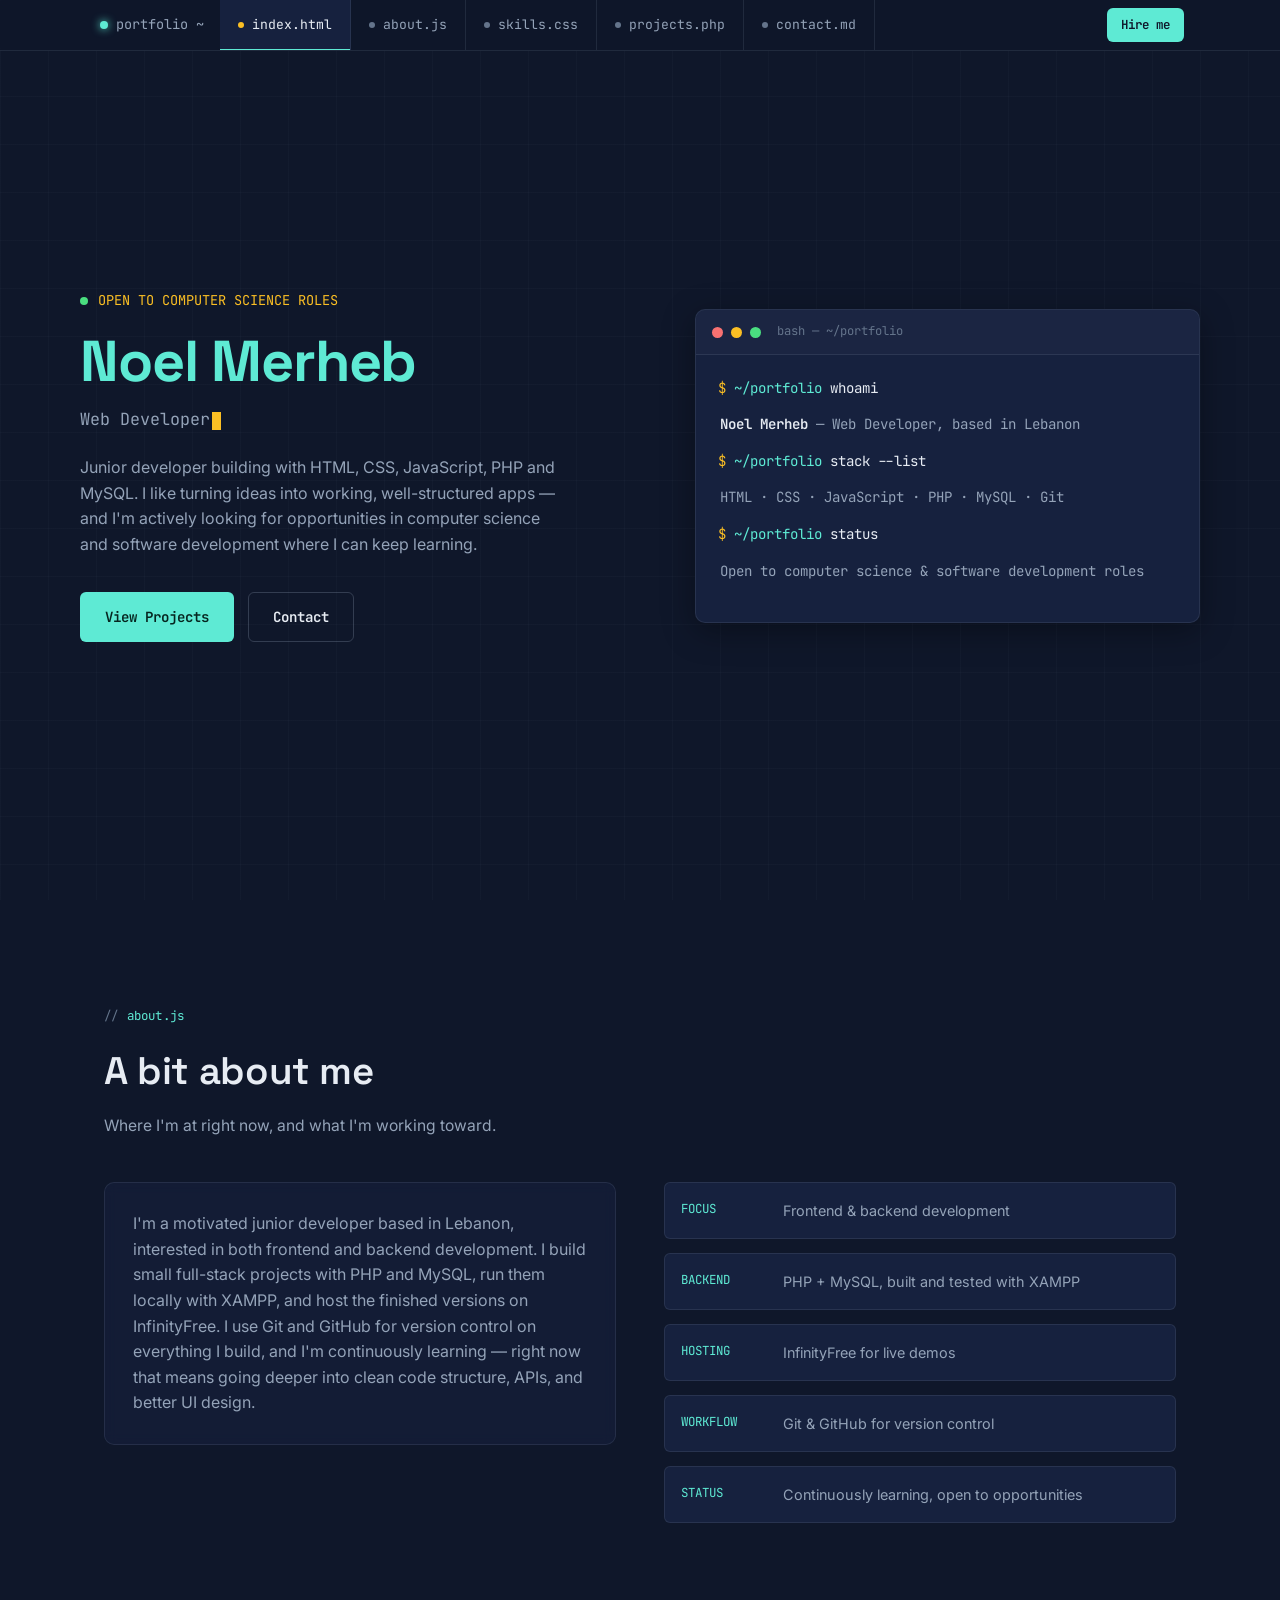
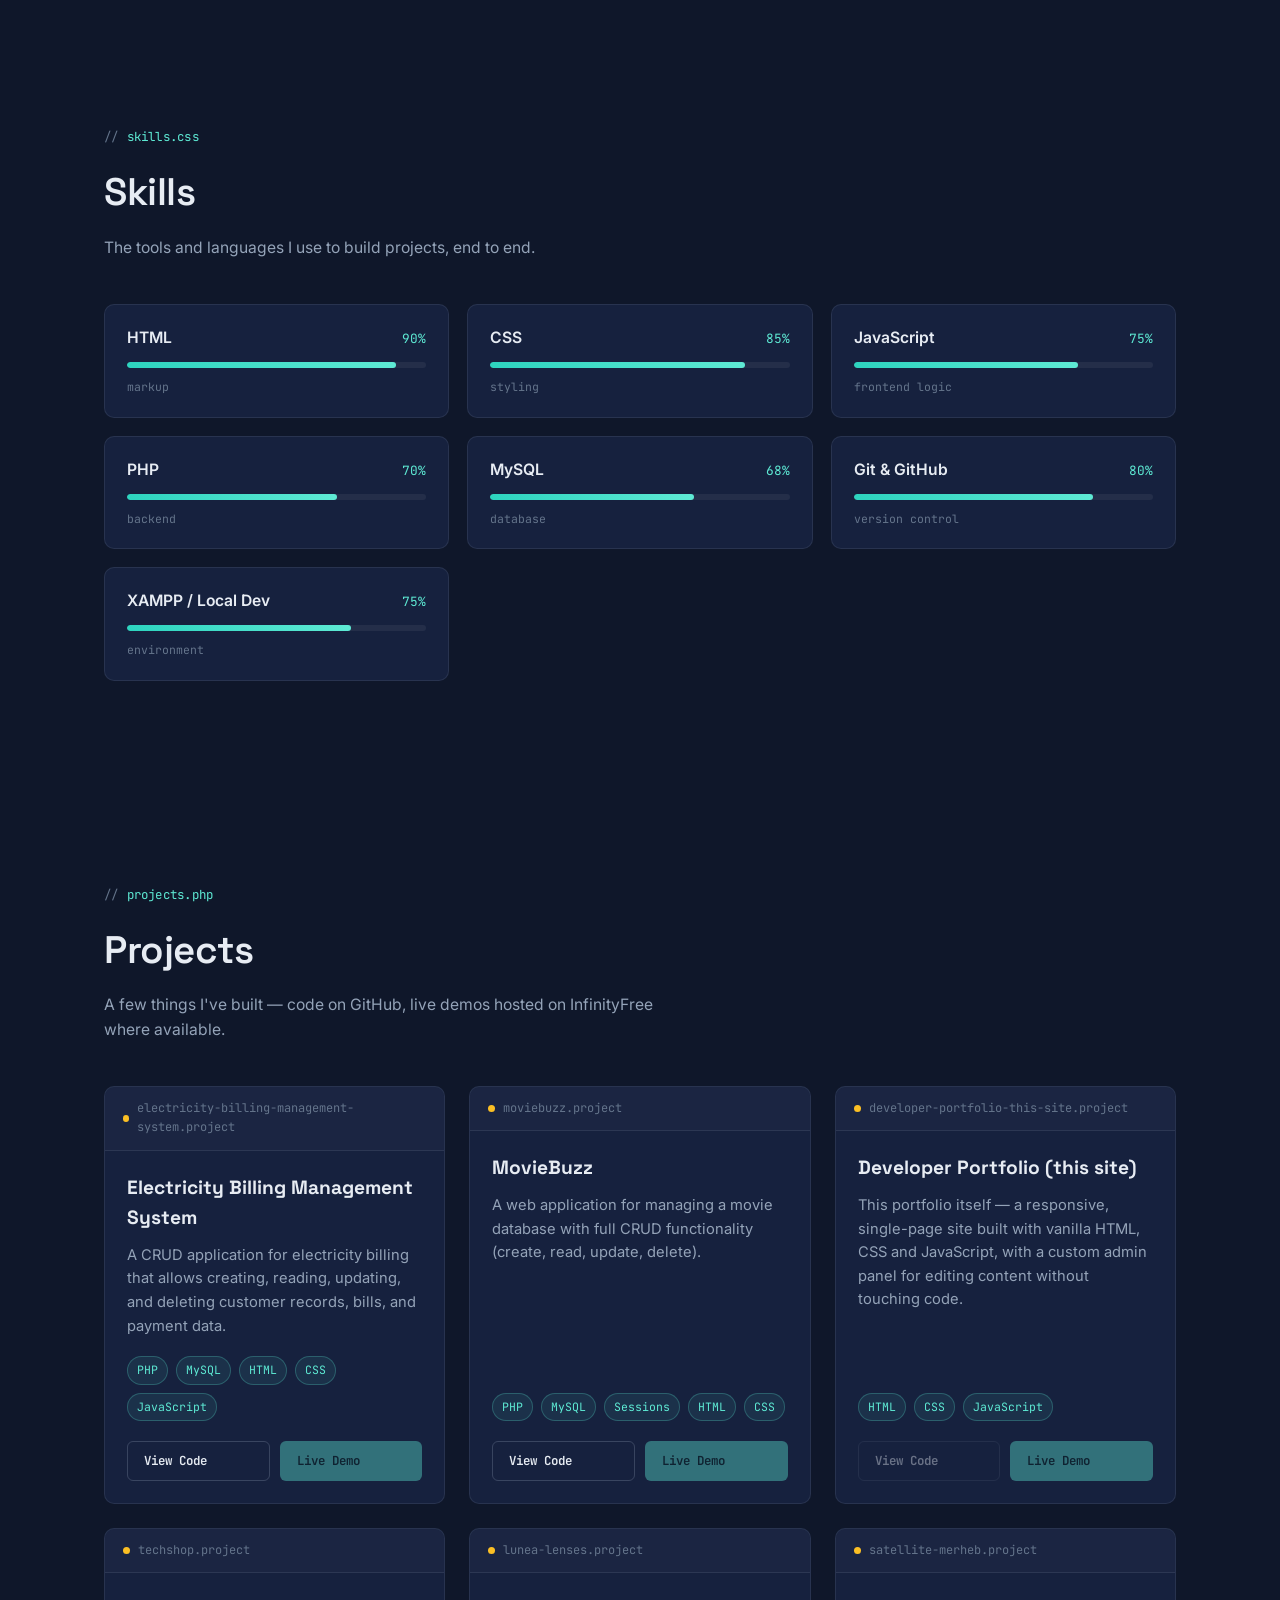
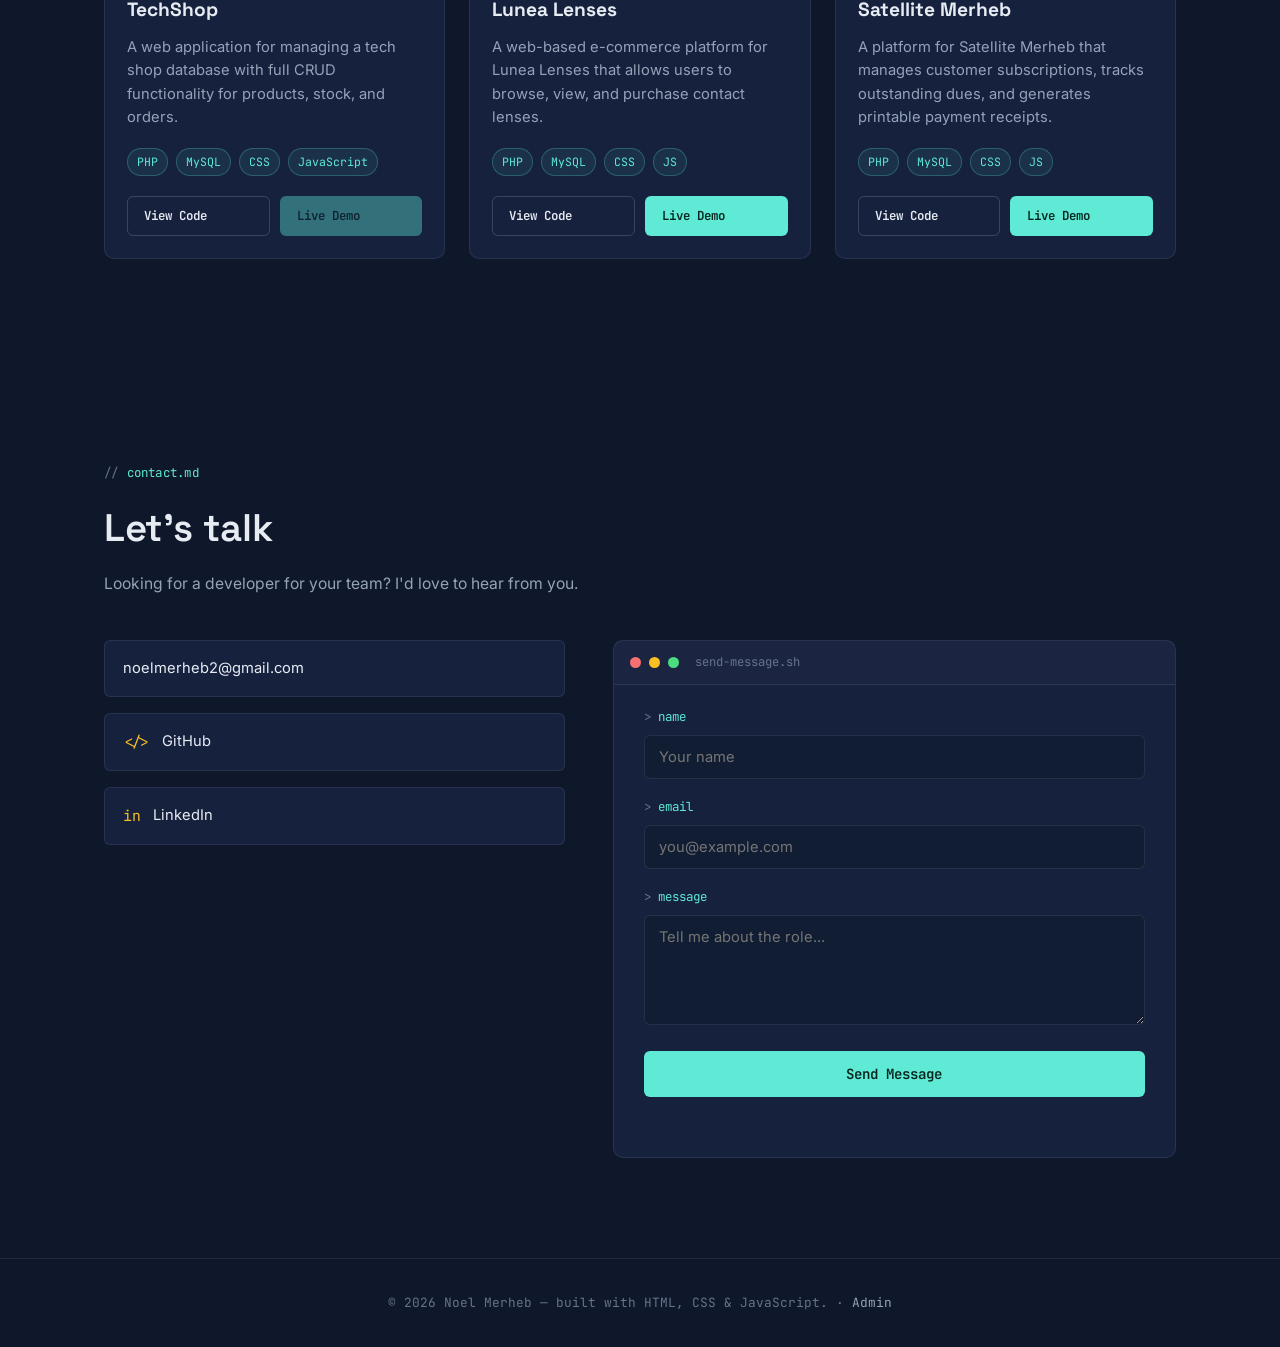
<file: index.html>
<!DOCTYPE html>
<html lang="en">
<head>
<meta charset="UTF-8">
<meta name="viewport" content="width=device-width, initial-scale=1.0">
<title>Noel Merheb — Web Developer</title>
<meta name="description" content="Portfolio of Noel Merheb, a junior web developer from Lebanon working with HTML, CSS, JavaScript, PHP and MySQL.">
<link rel="preconnect" href="https://fonts.googleapis.com">
<link href="https://fonts.googleapis.com/css2?family=Space+Grotesk:wght@500;600;700&family=Inter:wght@400;500;600&family=JetBrains+Mono:wght@400;500;600&display=swap" rel="stylesheet">
<link rel="stylesheet" href="style.css">
</head>
<body>

<div class="tabbar-wrap">
  <nav class="tabbar" id="tabbar">
    <div class="brand"><span class="dot"></span><span class="full">portfolio</span>~</div>
    <a class="tab active" data-target="home" href="#home"><span class="file-dot"></span>index.html</a>
    <a class="tab" data-target="about" href="#about"><span class="file-dot"></span>about.js</a>
    <a class="tab" data-target="skills" href="#skills"><span class="file-dot"></span>skills.css</a>
    <a class="tab" data-target="projects" href="#projects"><span class="file-dot"></span>projects.php</a>
    <a class="tab" data-target="contact" href="#contact"><span class="file-dot"></span>contact.md</a>
    <a class="cta-mini" href="#contact">Hire me</a>
  </nav>
</div>

<!-- ================= HERO ================= -->
<section id="home" class="hero container">
  <div class="hero-copy">
    <div class="kicker"><span class="pulse"></span>OPEN TO COMPUTER SCIENCE ROLES</div>
    <h1><span data-field="name">Noel Merheb</span></h1>
    <p class="role"><span data-field="title">Web Developer</span><span class="cursor"></span></p>
    <p class="intro" data-field="heroIntro">Loading...</p>
    <div class="btn-row">
      <a href="#projects" class="btn btn-primary">View Projects</a>
      <a href="#contact" class="btn btn-ghost">Contact</a>
    </div>
  </div>

  <div class="terminal reveal in">
    <div class="terminal-bar">
      <span class="tdot red"></span><span class="tdot yellow"></span><span class="tdot green"></span>
      <span class="tname">bash — ~/portfolio</span>
    </div>
    <div class="terminal-body" id="terminalBody"></div>
  </div>
</section>

<!-- ================= ABOUT ================= -->
<section id="about">
  <div class="container">
    <div class="eyebrow">about.js</div>
    <h2 class="section-title">A bit about me</h2>
    <p class="section-sub">Where I'm at right now, and what I'm working toward.</p>

    <div class="about-grid">
      <div class="about-card reveal">
        <p data-field="aboutText">Loading...</p>
      </div>
      <div class="about-facts">
        <div class="fact reveal"><span class="k">FOCUS</span><span class="v">Frontend &amp; backend development</span></div>
        <div class="fact reveal"><span class="k">BACKEND</span><span class="v">PHP + MySQL, built and tested with XAMPP</span></div>
        <div class="fact reveal"><span class="k">HOSTING</span><span class="v">InfinityFree for live demos</span></div>
        <div class="fact reveal"><span class="k">WORKFLOW</span><span class="v">Git &amp; GitHub for version control</span></div>
        <div class="fact reveal"><span class="k">STATUS</span><span class="v">Continuously learning, open to opportunities</span></div>
      </div>
    </div>
  </div>
</section>

<!-- ================= SKILLS ================= -->
<section id="skills">
  <div class="container">
    <div class="eyebrow">skills.css</div>
    <h2 class="section-title">Skills</h2>
    <p class="section-sub">The tools and languages I use to build projects, end to end.</p>
    <div class="skills-grid" id="skillsGrid"></div>
  </div>
</section>

<!-- ================= PROJECTS ================= -->
<section id="projects">
  <div class="container">
    <div class="eyebrow">projects.php</div>
    <h2 class="section-title">Projects</h2>
    <p class="section-sub">A few things I've built — code on GitHub, live demos hosted on InfinityFree where available.</p>
    <div class="projects-grid" id="projectsGrid"></div>
  </div>
</section>

<!-- ================= CONTACT ================= -->
<section id="contact">
  <div class="container">
    <div class="eyebrow">contact.md</div>
    <h2 class="section-title">Let's talk</h2>
    <p class="section-sub">Looking for a developer for your team? I'd love to hear from you.</p>

    <div class="contact-grid">
      <div class="contact-info">
        <a class="contact-link" data-field="email" href="#"><span class="ico">@</span><span data-field="email">email</span></a>
        <a class="contact-link" data-field="github" href="#" target="_blank" rel="noopener"><span class="ico">&lt;/&gt;</span>GitHub</a>
        <a class="contact-link" data-field="linkedin" href="#" target="_blank" rel="noopener"><span class="ico">in</span>LinkedIn</a>
      </div>

      <div class="form-card reveal">
        <div class="terminal-bar">
          <span class="tdot red"></span><span class="tdot yellow"></span><span class="tdot green"></span>
          <span class="tname">send-message.sh</span>
        </div>
        <form id="contactForm" novalidate>
          <div class="field">
            <label for="name">name</label>
            <input type="text" id="name" name="name" placeholder="Your name" required>
          </div>
          <div class="field">
            <label for="email">email</label>
            <input type="email" id="email" name="email" placeholder="you@example.com" required>
          </div>
          <div class="field">
            <label for="message">message</label>
            <textarea id="message" name="message" placeholder="Tell me about the role..." required></textarea>
          </div>
          <button type="submit" class="btn btn-primary btn-block">Send Message</button>
          <p class="form-status" id="formStatus"></p>
        </form>
      </div>
    </div>
  </div>
</section>

<footer>
  <div class="container">
    &copy; <span id="year"></span> <span data-field="name">Noel Merheb</span> — built with HTML, CSS &amp; JavaScript. ·
    <a href="admin.html">Admin</a>
  </div>
</footer>

<script src="script.js"></script>
</body>
</html>
</file>
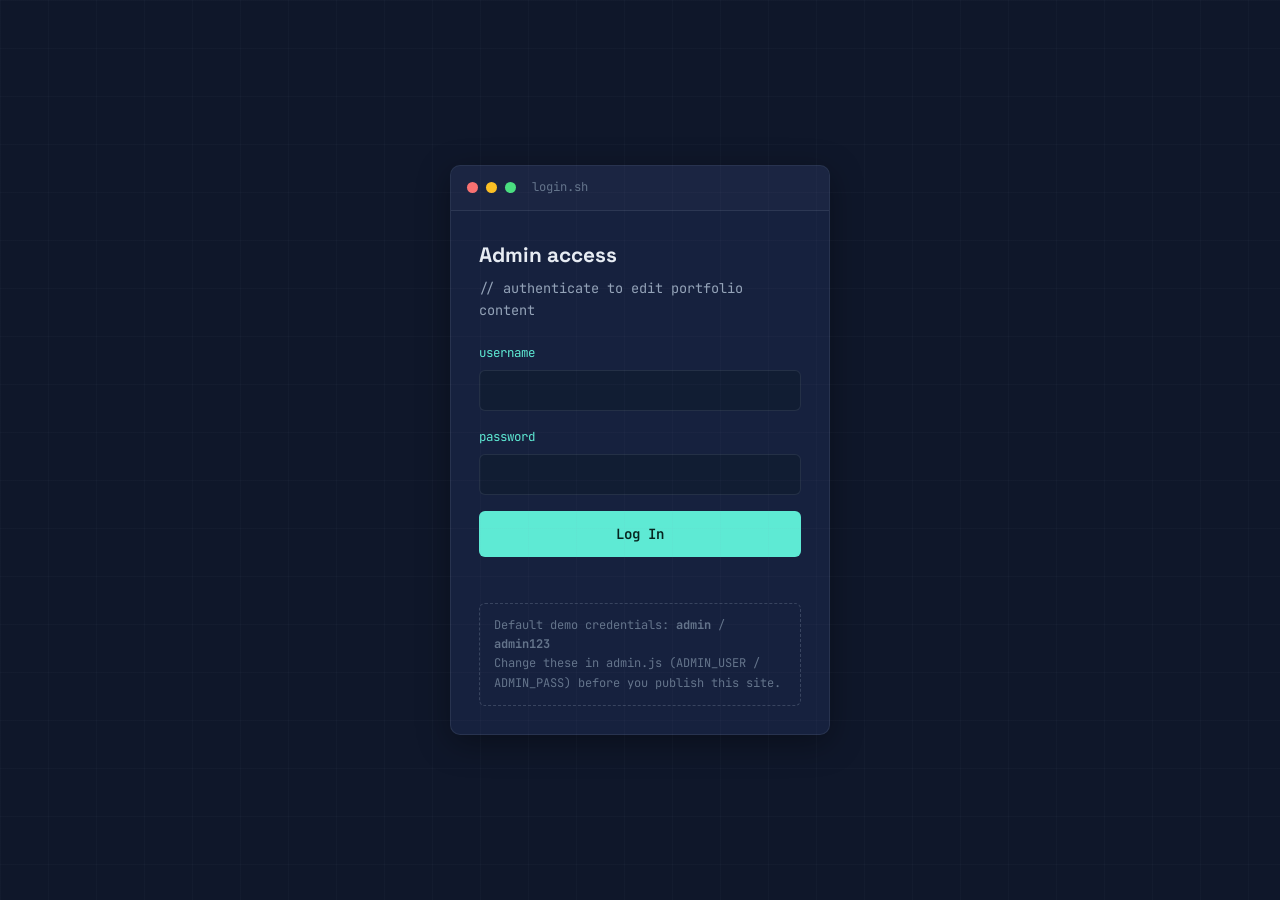
<file: admin.html>
<!DOCTYPE html>
<html lang="en">
<head>
<meta charset="UTF-8">
<meta name="viewport" content="width=device-width, initial-scale=1.0">
<title>Admin — Portfolio Content Manager</title>
<link rel="preconnect" href="https://fonts.googleapis.com">
<link href="https://fonts.googleapis.com/css2?family=Space+Grotesk:wght@500;600;700&family=Inter:wght@400;500;600&family=JetBrains+Mono:wght@400;500;600&display=swap" rel="stylesheet">
<link rel="stylesheet" href="style.css">
<link rel="stylesheet" href="admin.css">
</head>
<body class="admin-body">

<!-- ================= LOGIN SCREEN ================= -->
<div class="login-wrap" id="loginScreen">
  <div class="login-card">
    <div class="terminal-bar">
      <span class="tdot red"></span><span class="tdot yellow"></span><span class="tdot green"></span>
      <span class="tname">login.sh</span>
    </div>
    <div class="login-card-body">
      <h1>Admin access</h1>
      <p class="sub">// authenticate to edit portfolio content</p>
      <form id="loginForm">
        <div class="field-admin">
          <label for="username">username</label>
          <input type="text" id="username" autocomplete="username" required>
        </div>
        <div class="field-admin">
          <label for="password">password</label>
          <input type="password" id="password" autocomplete="current-password" required>
        </div>
        <button type="submit" class="btn btn-primary btn-block">Log In</button>
        <p class="login-error" id="loginError"></p>
      </form>
      <div class="login-hint">
        Default demo credentials: <strong>admin</strong> / <strong>admin123</strong><br>
        Change these in admin.js (ADMIN_USER / ADMIN_PASS) before you publish this site.
      </div>
    </div>
  </div>
</div>

<!-- ================= DASHBOARD ================= -->
<div id="dashboard" style="display:none; flex-direction:column; min-height:100vh;">

  <div class="admin-topbar">
    <div class="brand"><span class="dot"></span>portfolio-admin</div>
    <div class="spacer"></div>
    <a href="index.html" target="_blank" class="btn btn-ghost btn-small">View Site ↗</a>
    <button class="btn btn-ghost btn-small" id="logoutBtn">Log Out</button>
  </div>

  <div class="admin-shell">
    <nav class="admin-nav">
      <button class="admin-nav-btn active" data-panel="panel-text">✎ Site Text</button>
      <button class="admin-nav-btn" data-panel="panel-skills">▤ Skills</button>
      <button class="admin-nav-btn" data-panel="panel-projects">▣ Projects</button>
      <button class="admin-nav-btn" data-panel="panel-export">⬆ Publish / Export</button>
      <button class="admin-nav-btn" data-panel="panel-danger">⚠ Reset Data</button>
    </nav>

    <main class="admin-main">

      <!-- ---------- SITE TEXT ---------- -->
      <section class="admin-panel active" id="panel-text">
        <div class="panel-head">
          <div>
            <h2>Site text</h2>
            <p>Edit the name, title, and written sections shown on the site.</p>
          </div>
        </div>

        <div class="admin-card">
          <div class="grid-2">
            <div class="field-admin">
              <label for="f-name">Full name</label>
              <input type="text" id="f-name">
            </div>
            <div class="field-admin">
              <label for="f-title">Title</label>
              <input type="text" id="f-title">
            </div>
          </div>
          <div class="field-admin">
            <label for="f-location">Location</label>
            <input type="text" id="f-location">
          </div>
          <div class="field-admin">
            <label for="f-heroIntro">Hero intro</label>
            <textarea id="f-heroIntro"></textarea>
            <p class="hint">Shown under your title on the homepage.</p>
          </div>
          <div class="field-admin">
            <label for="f-aboutText">About section text</label>
            <textarea id="f-aboutText" style="min-height:130px;"></textarea>
          </div>
          <div class="grid-2">
            <div class="field-admin">
              <label for="f-email">Contact email</label>
              <input type="email" id="f-email">
            </div>
            <div class="field-admin">
              <label for="f-github">GitHub URL</label>
              <input type="url" id="f-github">
            </div>
          </div>
          <div class="field-admin">
            <label for="f-linkedin">LinkedIn URL</label>
            <input type="url" id="f-linkedin">
          </div>
          <div class="save-row">
            <button class="btn btn-primary" id="saveTextBtn">Save Changes</button>
            <span class="save-msg" id="saveTextMsg">✓ Saved</span>
          </div>
        </div>
      </section>

      <!-- ---------- SKILLS ---------- -->
      <section class="admin-panel" id="panel-skills">
        <div class="panel-head">
          <div>
            <h2>Skills</h2>
            <p>Shown as progress cards on the homepage.</p>
          </div>
          <button class="btn btn-primary btn-small" id="addSkillBtn">+ Add Skill</button>
        </div>
        <div id="skillsList"></div>
      </section>

      <!-- ---------- PROJECTS ---------- -->
      <section class="admin-panel" id="panel-projects">
        <div class="panel-head">
          <div>
            <h2>Projects</h2>
            <p>Each project shows a View Code and Live Demo button.</p>
          </div>
          <button class="btn btn-primary btn-small" id="addProjectBtn">+ Add Project</button>
        </div>
        <div id="projectsList"></div>
      </section>

      <!-- ---------- EXPORT / PUBLISH ---------- -->
      <section class="admin-panel" id="panel-export">
        <div class="panel-head">
          <div>
            <h2>Publish / Export</h2>
            <p>Make your edits permanent so they show up when you upload to GitHub.</p>
          </div>
        </div>

        <div class="admin-card">
          <p style="color:var(--text-muted); font-size:0.9rem; margin-bottom:16px;">
            Everything you edit here is saved only in <em>this browser</em>. To make it show up on your
            live site, copy the code block below and paste it over the <code>DEFAULT_DATA</code> object
            near the top of <strong>both</strong> <code>script.js</code> and <code>admin.js</code> in your
            project folder — then commit and push to GitHub again.
          </p>
          <ol style="color:var(--text-muted); font-size:0.88rem; margin:0 0 20px 18px; line-height:1.9;">
            <li>Click <strong>Copy Code</strong> below.</li>
            <li>Open <code>script.js</code> in your code editor.</li>
            <li>Select the whole <code>const DEFAULT_DATA = { ... };</code> block and replace it with what you copied.</li>
            <li>Do the same in <code>admin.js</code> (it has its own copy of <code>DEFAULT_DATA</code>).</li>
            <li>Save, commit, and push to GitHub. Your live site will now start with these values for every visitor.</li>
          </ol>
          <div class="save-row" style="margin-bottom:14px;">
            <button class="btn btn-primary btn-small" id="copyExportBtn">Copy Code</button>
            <button class="btn btn-ghost btn-small" id="downloadExportBtn">Download as .txt</button>
            <span class="save-msg" id="exportCopyMsg">✓ Copied</span>
          </div>
          <textarea id="exportOutput" readonly style="width:100%; min-height:320px; background:var(--bg-soft); border:1px solid var(--border); border-radius:var(--radius-sm); padding:14px; color:var(--text); font-family:var(--font-mono); font-size:0.78rem; line-height:1.6;"></textarea>
        </div>
      </section>

      <!-- ---------- RESET ---------- -->
      <section class="admin-panel" id="panel-danger">
        <div class="panel-head">
          <div>
            <h2>Reset data</h2>
            <p>Restore the site to its original default content.</p>
          </div>
        </div>
        <div class="admin-card">
          <p style="color:var(--text-muted); font-size:0.9rem; margin-bottom:16px;">
            This clears everything you've edited — name, about text, skills, and projects — and restores the
            original placeholder content. This can't be undone.
          </p>
          <button class="btn btn-danger" id="resetBtn">Reset to Defaults</button>
        </div>
      </section>

    </main>
  </div>
</div>

<!-- ================= SKILL MODAL ================= -->
<div class="modal-overlay" id="skillModal">
  <div class="modal-box">
    <div class="terminal-bar">
      <span class="tdot red"></span><span class="tdot yellow"></span><span class="tdot green"></span>
      <span class="tname" id="skillModalTitle">skill.json</span>
    </div>
    <div class="modal-body-inner">
      <h3 id="skillModalHeading">Add skill</h3>
      <input type="hidden" id="skillIndex">
      <div class="field-admin">
        <label for="skillName">Name</label>
        <input type="text" id="skillName" placeholder="e.g. JavaScript">
      </div>
      <div class="field-admin">
        <label for="skillTag">Tag / category</label>
        <input type="text" id="skillTag" placeholder="e.g. frontend logic">
      </div>
      <div class="field-admin">
        <label for="skillLevel">Proficiency</label>
        <div class="range-row">
          <input type="range" id="skillLevel" min="0" max="100" value="70">
          <span class="range-val" id="skillLevelVal">70%</span>
        </div>
      </div>
      <div class="modal-actions">
        <button class="btn btn-ghost" id="skillCancelBtn">Cancel</button>
        <button class="btn btn-primary" id="skillSaveBtn">Save Skill</button>
      </div>
    </div>
  </div>
</div>

<!-- ================= PROJECT MODAL ================= -->
<div class="modal-overlay" id="projectModal">
  <div class="modal-box">
    <div class="terminal-bar">
      <span class="tdot red"></span><span class="tdot yellow"></span><span class="tdot green"></span>
      <span class="tname" id="projectModalTitle">project.json</span>
    </div>
    <div class="modal-body-inner">
      <h3 id="projectModalHeading">Add project</h3>
      <input type="hidden" id="projectIndex">
      <div class="field-admin">
        <label for="projectTitle">Project name</label>
        <input type="text" id="projectTitle" placeholder="e.g. Student Management System">
      </div>
      <div class="field-admin">
        <label for="projectDescription">Description</label>
        <textarea id="projectDescription" placeholder="What does it do, what did you build?"></textarea>
      </div>
      <div class="field-admin">
        <label for="projectTech">Technologies (comma-separated)</label>
        <input type="text" id="projectTech" placeholder="PHP, MySQL, HTML, CSS">
      </div>
      <div class="field-admin">
        <label for="projectGithub">GitHub link</label>
        <input type="url" id="projectGithub" placeholder="https://github.com/username/repo">
      </div>
      <div class="field-admin">
        <label for="projectDemo">Live demo link (InfinityFree or other host)</label>
        <input type="url" id="projectDemo" placeholder="https://yourproject.infinityfreeapp.com">
        <p class="hint">Leave blank if there's no live demo yet — the button will be disabled.</p>
      </div>
      <div class="modal-actions">
        <button class="btn btn-ghost" id="projectCancelBtn">Cancel</button>
        <button class="btn btn-primary" id="projectSaveBtn">Save Project</button>
      </div>
    </div>
  </div>
</div>

<script src="admin.js"></script>
</body>
</html>
</file>
<file: style.css>
/* =========================================================
   Noel Merheb — Developer Portfolio
   Design system: "IDE" theme — deep slate editor background,
   teal/amber syntax-inspired accents, mono utility face for
   structure, tab-bar navigation that mirrors an open editor.
   ========================================================= */

:root {
  /* Color tokens */
  --bg: #0f172a;
  --bg-soft: #111d33;
  --surface: #16213e;
  --surface-glass: rgba(22, 33, 62, 0.6);
  --border: rgba(148, 163, 184, 0.14);
  --border-strong: rgba(148, 163, 184, 0.28);

  --text: #e7ecf3;
  --text-muted: #94a3b8;
  --text-faint: #64748b;

  --accent: #5eead4;       /* teal — "string" */
  --accent-dim: #2dd4bf;
  --accent-2: #fbbf24;     /* amber — "keyword" */
  --accent-2-dim: #f59e0b;
  --danger: #f87171;
  --ok: #4ade80;

  /* Type */
  --font-display: 'Space Grotesk', 'Segoe UI', sans-serif;
  --font-body: 'Inter', 'Segoe UI', sans-serif;
  --font-mono: 'JetBrains Mono', 'Courier New', monospace;

  /* Layout */
  --max-w: 1120px;
  --radius: 10px;
  --radius-sm: 6px;
  --shadow-glass: 0 8px 32px rgba(0, 0, 0, 0.35);
}

* { margin: 0; padding: 0; box-sizing: border-box; }

html {
  scroll-behavior: smooth;
}

@media (prefers-reduced-motion: reduce) {
  html { scroll-behavior: auto; }
  *, *::before, *::after {
    animation-duration: 0.001ms !important;
    animation-iteration-count: 1 !important;
    transition-duration: 0.001ms !important;
  }
}

body {
  background: var(--bg);
  color: var(--text);
  font-family: var(--font-body);
  line-height: 1.6;
  -webkit-font-smoothing: antialiased;
  overflow-x: hidden;
}

body::before {
  /* faint grid, like an editor's guide lines */
  content: "";
  position: fixed;
  inset: 0;
  background-image:
    linear-gradient(rgba(148, 163, 184, 0.035) 1px, transparent 1px),
    linear-gradient(90deg, rgba(148, 163, 184, 0.035) 1px, transparent 1px);
  background-size: 48px 48px;
  pointer-events: none;
  z-index: 0;
}

a { color: inherit; text-decoration: none; }
ul { list-style: none; }
img { max-width: 100%; display: block; }
button { font-family: inherit; cursor: pointer; }

::selection { background: var(--accent); color: #0f172a; }

:focus-visible {
  outline: 2px solid var(--accent);
  outline-offset: 3px;
  border-radius: 4px;
}

.container {
  max-width: var(--max-w);
  margin: 0 auto;
  padding: 0 24px;
  position: relative;
  z-index: 1;
}

.eyebrow {
  font-family: var(--font-mono);
  font-size: 0.78rem;
  color: var(--accent);
  letter-spacing: 0.02em;
  display: inline-flex;
  align-items: center;
  gap: 8px;
  margin-bottom: 14px;
}
.eyebrow::before { content: "//"; color: var(--text-faint); }

.section-title {
  font-family: var(--font-display);
  font-size: clamp(1.7rem, 3vw, 2.4rem);
  font-weight: 600;
  letter-spacing: -0.01em;
  margin-bottom: 12px;
}

.section-sub {
  color: var(--text-muted);
  max-width: 560px;
  margin-bottom: 44px;
  font-size: 0.98rem;
}

section { position: relative; z-index: 1; padding: 100px 0; }

/* ============ TAB-BAR NAVIGATION (signature element) ============ */
.tabbar-wrap {
  position: sticky;
  top: 0;
  z-index: 50;
  background: rgba(15, 23, 42, 0.85);
  backdrop-filter: blur(10px);
  border-bottom: 1px solid var(--border);
}

.tabbar {
  max-width: var(--max-w);
  margin: 0 auto;
  display: flex;
  align-items: stretch;
  padding: 0 16px;
  overflow-x: auto;
  scrollbar-width: none;
}
.tabbar::-webkit-scrollbar { display: none; }

.tabbar .brand {
  display: flex;
  align-items: center;
  gap: 8px;
  padding: 14px 16px 14px 4px;
  font-family: var(--font-mono);
  font-size: 0.85rem;
  color: var(--text-muted);
  white-space: nowrap;
}
.tabbar .brand .dot {
  width: 8px; height: 8px; border-radius: 50%;
  background: var(--accent);
  box-shadow: 0 0 8px var(--accent);
}

.tab {
  font-family: var(--font-mono);
  font-size: 0.82rem;
  color: var(--text-muted);
  padding: 14px 18px;
  display: flex;
  align-items: center;
  gap: 8px;
  border-right: 1px solid var(--border);
  white-space: nowrap;
  position: relative;
  transition: color 0.2s ease, background 0.2s ease;
}
.tab:hover { color: var(--text); background: rgba(255,255,255,0.03); }
.tab .file-dot { width: 6px; height: 6px; border-radius: 50%; background: var(--text-faint); }

.tab.active { color: var(--text); background: var(--surface); }
.tab.active .file-dot { background: var(--accent-2); }
.tab.active::after {
  content: "";
  position: absolute;
  left: 0; right: 0; bottom: -1px;
  height: 2px;
  background: var(--accent);
}

.tabbar .cta-mini {
  margin-left: auto;
  align-self: center;
  font-family: var(--font-mono);
  font-size: 0.78rem;
  color: var(--bg);
  background: var(--accent);
  padding: 7px 14px;
  border-radius: 6px;
  white-space: nowrap;
  font-weight: 600;
}

.tabbar .nav-toggle {
  display: none;
}

/* ============ HERO / TERMINAL ============ */
.hero {
  padding: 90px 0 110px;
  display: grid;
  grid-template-columns: 1.05fr 0.95fr;
  gap: 56px;
  align-items: center;
  min-height: calc(100vh - 49px);
}

.hero-copy .kicker {
  font-family: var(--font-mono);
  color: var(--accent-2);
  font-size: 0.85rem;
  margin-bottom: 18px;
  display: flex;
  align-items: center;
  gap: 10px;
}
.hero-copy .kicker .pulse {
  width: 8px; height: 8px; border-radius: 50%;
  background: var(--ok);
  box-shadow: 0 0 0 0 rgba(74, 222, 128, 0.6);
  animation: pulse 2s infinite;
}
@keyframes pulse {
  0% { box-shadow: 0 0 0 0 rgba(74, 222, 128, 0.5); }
  70% { box-shadow: 0 0 0 8px rgba(74, 222, 128, 0); }
  100% { box-shadow: 0 0 0 0 rgba(74, 222, 128, 0); }
}

.hero-copy h1 {
  font-family: var(--font-display);
  font-weight: 700;
  font-size: clamp(2.4rem, 5vw, 3.6rem);
  line-height: 1.08;
  letter-spacing: -0.02em;
  margin-bottom: 14px;
}
.hero-copy h1 span { color: var(--accent); }

.hero-copy .role {
  font-family: var(--font-mono);
  color: var(--text-muted);
  font-size: 1.05rem;
  margin-bottom: 22px;
}
.hero-copy .role .cursor {
  display: inline-block;
  width: 9px; height: 1.1em;
  background: var(--accent-2);
  margin-left: 2px;
  vertical-align: text-bottom;
  animation: blink 1s steps(1) infinite;
}
@keyframes blink { 50% { opacity: 0; } }

.hero-copy p.intro {
  color: var(--text-muted);
  max-width: 480px;
  margin-bottom: 34px;
  font-size: 1rem;
}

.btn-row { display: flex; gap: 14px; flex-wrap: wrap; }

.btn {
  font-family: var(--font-mono);
  font-size: 0.88rem;
  font-weight: 600;
  padding: 13px 24px;
  border-radius: var(--radius-sm);
  border: 1px solid transparent;
  display: inline-flex;
  align-items: center;
  gap: 8px;
  transition: transform 0.15s ease, box-shadow 0.15s ease, background 0.15s ease, border-color 0.15s ease;
}
.btn:hover { transform: translateY(-2px); }
.btn-primary { background: var(--accent); color: #06251f; }
.btn-primary:hover { box-shadow: 0 8px 24px rgba(94, 234, 212, 0.25); }
.btn-ghost {
  background: transparent;
  color: var(--text);
  border-color: var(--border-strong);
}
.btn-ghost:hover { border-color: var(--accent); color: var(--accent); }
.btn-small { padding: 9px 16px; font-size: 0.78rem; }
.btn-block { width: 100%; justify-content: center; }
.btn-danger { background: transparent; color: var(--danger); border-color: rgba(248,113,113,0.4); }
.btn-danger:hover { background: rgba(248,113,113,0.08); }

/* terminal window */
.terminal {
  background: var(--surface);
  border: 1px solid var(--border);
  border-radius: var(--radius);
  box-shadow: var(--shadow-glass);
  overflow: hidden;
}
.terminal-bar {
  display: flex;
  align-items: center;
  gap: 8px;
  padding: 12px 16px;
  background: rgba(255,255,255,0.02);
  border-bottom: 1px solid var(--border);
}
.terminal-bar .tdot { width: 11px; height: 11px; border-radius: 50%; }
.tdot.red { background: #f87171; }
.tdot.yellow { background: #fbbf24; }
.tdot.green { background: #4ade80; }
.terminal-bar .tname {
  margin-left: 8px;
  font-family: var(--font-mono);
  font-size: 0.76rem;
  color: var(--text-faint);
}
.terminal-body {
  padding: 22px 22px 26px;
  font-family: var(--font-mono);
  font-size: 0.88rem;
  min-height: 260px;
}
.terminal-body .line { margin-bottom: 14px; }
.terminal-body .prompt { color: var(--accent-2); }
.terminal-body .path { color: var(--accent); }
.terminal-body .out { color: var(--text-muted); padding-left: 2px; }
.terminal-body .out strong { color: var(--text); font-weight: 600; }
.typed-cursor {
  display: inline-block; width: 8px; height: 1em;
  background: var(--accent);
  vertical-align: text-bottom;
  animation: blink 0.9s steps(1) infinite;
}

/* ============ ABOUT ============ */
.about-grid {
  display: grid;
  grid-template-columns: 1fr 1fr;
  gap: 48px;
  align-items: start;
}
.about-card {
  background: var(--surface-glass);
  border: 1px solid var(--border);
  border-radius: var(--radius);
  padding: 28px;
  backdrop-filter: blur(6px);
}
.about-card p { color: var(--text-muted); margin-bottom: 14px; }
.about-card p:last-child { margin-bottom: 0; }
.about-facts {
  display: grid;
  gap: 14px;
}
.fact {
  display: flex;
  gap: 14px;
  padding: 16px;
  border: 1px solid var(--border);
  border-radius: var(--radius-sm);
  background: var(--surface);
}
.fact .k {
  font-family: var(--font-mono);
  color: var(--accent);
  font-size: 0.78rem;
  min-width: 88px;
}
.fact .v { color: var(--text-muted); font-size: 0.9rem; }

/* ============ SKILLS ============ */
.skills-grid {
  display: grid;
  grid-template-columns: repeat(auto-fit, minmax(260px, 1fr));
  gap: 18px;
}
.skill-card {
  background: var(--surface);
  border: 1px solid var(--border);
  border-radius: var(--radius);
  padding: 20px 22px;
  transition: border-color 0.2s ease, transform 0.2s ease;
}
.skill-card:hover { border-color: var(--border-strong); transform: translateY(-3px); }
.skill-head {
  display: flex;
  justify-content: space-between;
  align-items: baseline;
  margin-bottom: 12px;
}
.skill-head .name { font-weight: 600; font-size: 0.98rem; }
.skill-head .pct { font-family: var(--font-mono); font-size: 0.8rem; color: var(--accent); }
.skill-bar-track {
  height: 6px;
  border-radius: 4px;
  background: rgba(255,255,255,0.06);
  overflow: hidden;
}
.skill-bar-fill {
  height: 100%;
  border-radius: 4px;
  background: linear-gradient(90deg, var(--accent-dim), var(--accent));
  width: 0%;
  transition: width 1.1s cubic-bezier(.2,.8,.2,1);
}
.skill-tag {
  font-family: var(--font-mono);
  font-size: 0.72rem;
  color: var(--text-faint);
  margin-top: 10px;
  display: block;
}

/* ============ PROJECTS ============ */
.projects-grid {
  display: grid;
  grid-template-columns: repeat(auto-fit, minmax(320px, 1fr));
  gap: 24px;
}
.project-card {
  background: var(--surface);
  border: 1px solid var(--border);
  border-radius: var(--radius);
  overflow: hidden;
  display: flex;
  flex-direction: column;
  transition: transform 0.2s ease, border-color 0.2s ease;
}
.project-card:hover { transform: translateY(-4px); border-color: var(--border-strong); }
.project-file-head {
  display: flex;
  align-items: center;
  gap: 8px;
  padding: 12px 18px;
  border-bottom: 1px solid var(--border);
  background: rgba(255,255,255,0.02);
  font-family: var(--font-mono);
  font-size: 0.75rem;
  color: var(--text-faint);
}
.project-file-head .dot { width: 7px; height: 7px; border-radius: 50%; background: var(--accent-2); }
.project-body { padding: 22px; flex: 1; display: flex; flex-direction: column; }
.project-body h3 {
  font-family: var(--font-display);
  font-size: 1.2rem;
  margin-bottom: 10px;
}
.project-body p {
  color: var(--text-muted);
  font-size: 0.92rem;
  margin-bottom: 18px;
  flex: 1;
}
.tech-tags { display: flex; flex-wrap: wrap; gap: 8px; margin-bottom: 20px; }
.tech-tag {
  font-family: var(--font-mono);
  font-size: 0.72rem;
  color: var(--accent);
  background: rgba(94, 234, 212, 0.08);
  border: 1px solid rgba(94, 234, 212, 0.25);
  padding: 4px 9px;
  border-radius: 20px;
}
.project-actions { display: flex; gap: 10px; }
.project-actions .btn { flex: 1; }

/* ============ CONTACT ============ */
.contact-grid {
  display: grid;
  grid-template-columns: 0.9fr 1.1fr;
  gap: 48px;
}
.contact-info { display: flex; flex-direction: column; gap: 16px; }
.contact-link {
  display: flex;
  align-items: center;
  gap: 12px;
  padding: 16px 18px;
  border: 1px solid var(--border);
  border-radius: var(--radius-sm);
  background: var(--surface);
  font-size: 0.92rem;
  transition: border-color 0.2s ease, color 0.2s ease;
}
.contact-link:hover { border-color: var(--accent); color: var(--accent); }
.contact-link .ico { font-family: var(--font-mono); color: var(--accent-2); }

.form-card {
  background: var(--surface);
  border: 1px solid var(--border);
  border-radius: var(--radius);
  padding: 30px;
}
.form-card .terminal-bar { margin: -30px -30px 22px; }
.field { margin-bottom: 18px; }
.field label {
  display: block;
  font-family: var(--font-mono);
  font-size: 0.78rem;
  color: var(--accent);
  margin-bottom: 8px;
}
.field label::before { content: "> "; color: var(--text-faint); }
.field input, .field textarea {
  width: 100%;
  background: var(--bg-soft);
  border: 1px solid var(--border);
  border-radius: var(--radius-sm);
  padding: 12px 14px;
  color: var(--text);
  font-family: var(--font-body);
  font-size: 0.92rem;
  transition: border-color 0.2s ease;
}
.field input:focus, .field textarea:focus {
  border-color: var(--accent);
  outline: none;
}
.field textarea { resize: vertical; min-height: 110px; }
.form-status {
  margin-top: 14px;
  font-family: var(--font-mono);
  font-size: 0.82rem;
  min-height: 1.2em;
}
.form-status.ok { color: var(--ok); }
.form-status.err { color: var(--danger); }

/* ============ FOOTER ============ */
footer {
  padding: 34px 0;
  border-top: 1px solid var(--border);
  text-align: center;
  color: var(--text-faint);
  font-family: var(--font-mono);
  font-size: 0.8rem;
}
footer a { color: var(--text-muted); }
footer a:hover { color: var(--accent); }

/* ============ SCROLL REVEAL ============ */
.reveal {
  opacity: 0;
  transform: translateY(18px);
  transition: opacity 0.6s ease, transform 0.6s ease;
}
.reveal.in { opacity: 1; transform: none; }

/* ============ RESPONSIVE ============ */
@media (max-width: 900px) {
  .hero { grid-template-columns: 1fr; padding-top: 50px; min-height: auto; }
  .about-grid, .contact-grid { grid-template-columns: 1fr; }
  .form-card .terminal-bar { margin: -30px -30px 22px; }
}

@media (max-width: 560px) {
  section { padding: 70px 0; }
  .tabbar .brand span.full { display: none; }
  .btn-row { width: 100%; }
  .btn-row .btn { flex: 1; justify-content: center; }
  .projects-grid { grid-template-columns: 1fr; }
  .form-card { padding: 22px; }
  .form-card .terminal-bar { margin: -22px -22px 20px; }
  .terminal-body { padding: 18px; font-size: 0.82rem; }
  .hero { padding-top: 36px; }
}
</file>
<file: admin.css>
/* Admin panel — extends style.css tokens */

.admin-body {
  min-height: 100vh;
  display: flex;
  flex-direction: column;
}

/* ---------- Login ---------- */
.login-wrap {
  min-height: 100vh;
  display: flex;
  align-items: center;
  justify-content: center;
  padding: 24px;
}
.login-card {
  width: 100%;
  max-width: 380px;
  background: var(--surface);
  border: 1px solid var(--border);
  border-radius: var(--radius);
  box-shadow: var(--shadow-glass);
  overflow: hidden;
}
.login-card .terminal-bar { }
.login-card-body { padding: 28px; }
.login-card-body h1 {
  font-family: var(--font-display);
  font-size: 1.3rem;
  margin-bottom: 6px;
}
.login-card-body p.sub {
  color: var(--text-muted);
  font-size: 0.85rem;
  margin-bottom: 22px;
  font-family: var(--font-mono);
}
.login-error {
  color: var(--danger);
  font-family: var(--font-mono);
  font-size: 0.82rem;
  min-height: 1.2em;
  margin-top: 12px;
}
.login-hint {
  margin-top: 18px;
  padding: 12px 14px;
  border: 1px dashed var(--border-strong);
  border-radius: var(--radius-sm);
  font-family: var(--font-mono);
  font-size: 0.75rem;
  color: var(--text-faint);
  line-height: 1.6;
}

/* ---------- Dashboard shell ---------- */
.admin-topbar {
  position: sticky;
  top: 0;
  z-index: 40;
  display: flex;
  align-items: center;
  gap: 16px;
  padding: 14px 24px;
  background: rgba(15, 23, 42, 0.9);
  backdrop-filter: blur(10px);
  border-bottom: 1px solid var(--border);
}
.admin-topbar .brand {
  font-family: var(--font-mono);
  font-size: 0.85rem;
  color: var(--text);
  display: flex;
  align-items: center;
  gap: 8px;
}
.admin-topbar .brand .dot { width: 8px; height: 8px; border-radius: 50%; background: var(--accent); }
.admin-topbar .spacer { flex: 1; }
.admin-topbar a, .admin-topbar button {
  font-family: var(--font-mono);
  font-size: 0.8rem;
}

.admin-shell {
  flex: 1;
  display: flex;
  max-width: 1200px;
  margin: 0 auto;
  width: 100%;
  padding: 28px 24px 80px;
  gap: 24px;
  align-items: flex-start;
}

.admin-nav {
  width: 210px;
  flex-shrink: 0;
  display: flex;
  flex-direction: column;
  gap: 4px;
  position: sticky;
  top: 74px;
}
.admin-nav button {
  text-align: left;
  background: transparent;
  border: 1px solid transparent;
  color: var(--text-muted);
  padding: 11px 14px;
  border-radius: var(--radius-sm);
  font-family: var(--font-mono);
  font-size: 0.83rem;
  display: flex;
  align-items: center;
  gap: 10px;
}
.admin-nav button:hover { background: rgba(255,255,255,0.03); color: var(--text); }
.admin-nav button.active {
  background: var(--surface);
  border-color: var(--border);
  color: var(--accent);
}

.admin-main { flex: 1; min-width: 0; }
.admin-panel { display: none; }
.admin-panel.active { display: block; }

.panel-head {
  display: flex;
  align-items: flex-end;
  justify-content: space-between;
  gap: 16px;
  margin-bottom: 22px;
  flex-wrap: wrap;
}
.panel-head h2 {
  font-family: var(--font-display);
  font-size: 1.5rem;
}
.panel-head p {
  color: var(--text-muted);
  font-size: 0.88rem;
  margin-top: 4px;
}

.admin-card {
  background: var(--surface);
  border: 1px solid var(--border);
  border-radius: var(--radius);
  padding: 24px;
  margin-bottom: 20px;
}

.grid-2 { display: grid; grid-template-columns: 1fr 1fr; gap: 18px; }

.field-admin { margin-bottom: 16px; }
.field-admin label {
  display: block;
  font-family: var(--font-mono);
  font-size: 0.78rem;
  color: var(--accent);
  margin-bottom: 7px;
}
.field-admin input, .field-admin textarea {
  width: 100%;
  background: var(--bg-soft);
  border: 1px solid var(--border);
  border-radius: var(--radius-sm);
  padding: 11px 13px;
  color: var(--text);
  font-family: var(--font-body);
  font-size: 0.9rem;
}
.field-admin textarea { min-height: 90px; resize: vertical; }
.field-admin input:focus, .field-admin textarea:focus { outline: none; border-color: var(--accent); }
.field-admin .hint { font-size: 0.75rem; color: var(--text-faint); margin-top: 5px; font-family: var(--font-mono); }

.save-row {
  display: flex;
  align-items: center;
  gap: 14px;
  margin-top: 8px;
}
.save-msg {
  font-family: var(--font-mono);
  font-size: 0.82rem;
  color: var(--ok);
  opacity: 0;
  transition: opacity 0.3s ease;
}
.save-msg.show { opacity: 1; }

/* list rows for skills/projects */
.list-row {
  display: flex;
  align-items: center;
  gap: 14px;
  padding: 14px 16px;
  border: 1px solid var(--border);
  border-radius: var(--radius-sm);
  margin-bottom: 10px;
  background: var(--bg-soft);
}
.list-row .row-main { flex: 1; min-width: 0; }
.list-row .row-title { font-weight: 600; font-size: 0.92rem; margin-bottom: 3px; }
.list-row .row-sub {
  font-family: var(--font-mono);
  font-size: 0.76rem;
  color: var(--text-faint);
  overflow: hidden;
  text-overflow: ellipsis;
  white-space: nowrap;
}
.list-row .row-actions { display: flex; gap: 8px; flex-shrink: 0; }
.icon-btn {
  background: transparent;
  border: 1px solid var(--border-strong);
  color: var(--text-muted);
  padding: 7px 12px;
  border-radius: 6px;
  font-family: var(--font-mono);
  font-size: 0.76rem;
}
.icon-btn:hover { color: var(--accent); border-color: var(--accent); }
.icon-btn.danger:hover { color: var(--danger); border-color: var(--danger); }

.empty-state {
  padding: 30px;
  text-align: center;
  color: var(--text-faint);
  font-family: var(--font-mono);
  font-size: 0.85rem;
  border: 1px dashed var(--border-strong);
  border-radius: var(--radius-sm);
}

/* modal */
.modal-overlay {
  position: fixed;
  inset: 0;
  background: rgba(10, 15, 28, 0.72);
  backdrop-filter: blur(4px);
  display: none;
  align-items: center;
  justify-content: center;
  z-index: 100;
  padding: 20px;
}
.modal-overlay.open { display: flex; }
.modal-box {
  width: 100%;
  max-width: 520px;
  max-height: 88vh;
  overflow-y: auto;
  background: var(--surface);
  border: 1px solid var(--border-strong);
  border-radius: var(--radius);
  box-shadow: var(--shadow-glass);
}
.modal-box .terminal-bar { position: sticky; top: 0; }
.modal-body-inner { padding: 22px 24px 26px; }
.modal-body-inner h3 {
  font-family: var(--font-display);
  font-size: 1.15rem;
  margin-bottom: 18px;
}
.modal-actions { display: flex; gap: 10px; margin-top: 8px; }
.modal-actions .btn { flex: 1; }

.range-row { display: flex; align-items: center; gap: 12px; }
.range-row input[type="range"] { flex: 1; accent-color: var(--accent); }
.range-val { font-family: var(--font-mono); color: var(--accent); font-size: 0.85rem; width: 44px; text-align: right; }

@media (max-width: 800px) {
  .admin-shell { flex-direction: column; }
  .admin-nav { width: 100%; flex-direction: row; overflow-x: auto; position: static; }
  .grid-2 { grid-template-columns: 1fr; }
}
</file>
